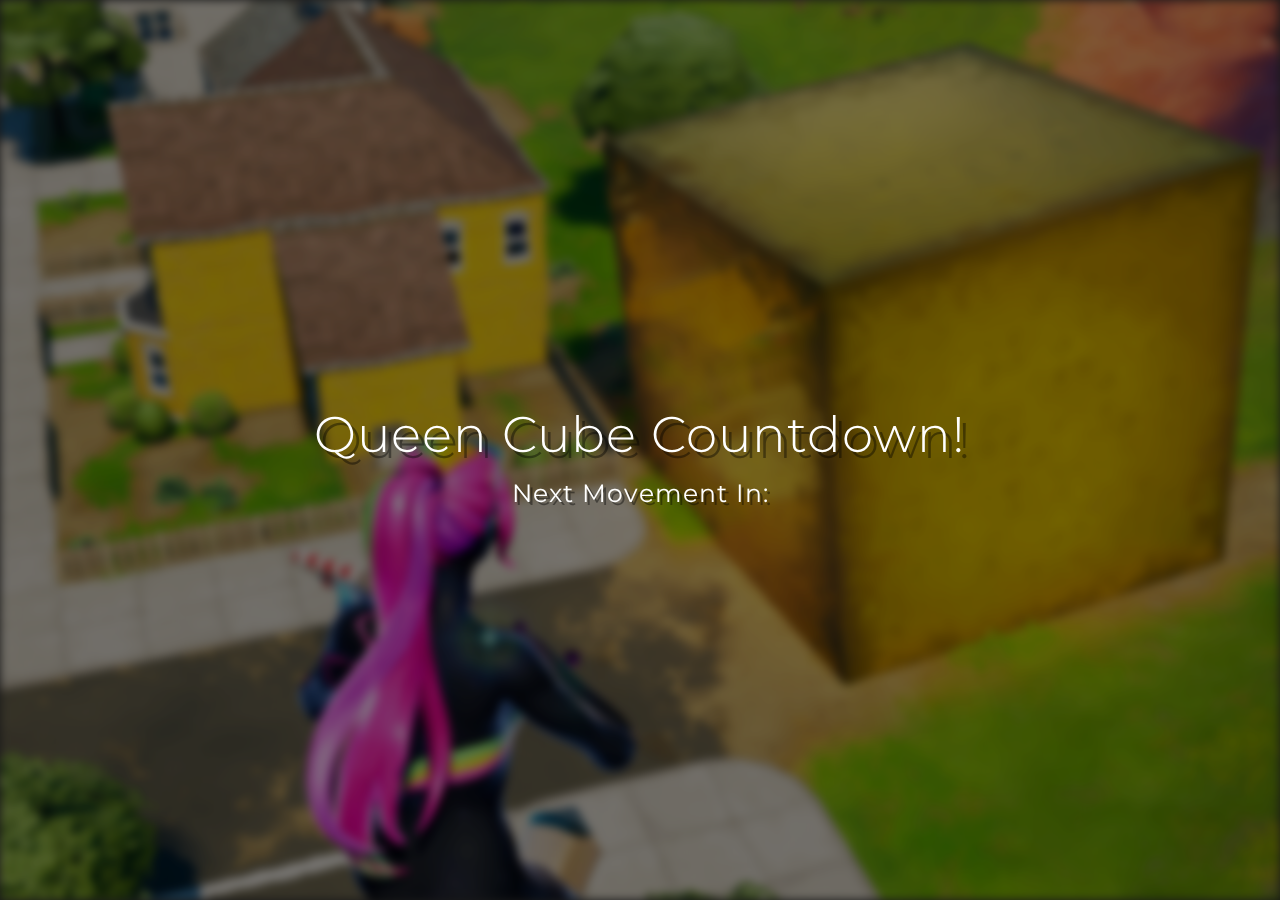
<file: QueenCubeCountdown/CubeTracker/index.html>
<html>
<head>

    <title>Fortnite Cube Tracker</title>
    <meta http-equiv="Content-Type" content="text/html; charset=UTF-8" />
    <meta name="viewport" content="width=device-width, initial-scale=1, maximum-scale=1.0, user-scalable=no" />

    <!-- Meta Data -->
    <meta name="theme-color" content="#98ff98">
    <meta content="Cube Countdown" property="og:title" />

    <meta content="countdown website for the Fortnite Cube event!" property="og:description" />
    <meta content="countdown website for the Fortnite Cube event!" name="description" />

    <!-- CSS -->
    <link href="../assets/css/modesta.css" type="text/css" rel="stylesheet">
    <!-- uses ModestaCSS from https://github.com/AlexFlipnote/ModestaCSS -->

    <!-- JavaScript -->
    <script src="../assets/js/smoothscroll.min.js" type="text/javascript" charset="utf-8"></script>
    <script src="../assets/js/main.js" type="text/javascript" charset="utf-8"></script>
    <script>
        function wait(ms) {
            var d = new Date();
            var d2 = null;
            do {
                d2 = new Date();
            }
            while (d2 - d < ms);
        }

        // Set the date we're counting down to

        var countDownDate = new Date("Sep 22, 2021 22:40:00 EDT")

        // Get todays date and time
        var now = new Date().getTime();

        var minutes = 143
        var seconds = 30

        // Find the distance between now and the count down date
        var distance = countDownDate.getTime() - now;
        while (distance < 0) {
            countDownDate.setSeconds(countDownDate.getSeconds() + minutes * 60 + seconds)
            console.log("TEST")

            distance = countDownDate - now;
        }

        // Update the count down every 1 second
        var x = setInterval(function() {

            // Get todays date and time
            var now = new Date().getTime();

            // Find the distance between now and the count down date
            var distance = countDownDate - now;

            // Time calculations for days, hours, minutes and seconds
            var hours = Math.floor((distance % (1000 * 60 * 60 * 24)) / (1000 * 60 * 60));
            var minutes = Math.floor((distance % (1000 * 60 * 60)) / (1000 * 60));
            var seconds = Math.floor((distance % (1000 * 60)) / 1000);

            // Output the result in an element with id="demo"
            document.getElementById("countdown").innerHTML = hours + "h " + minutes + "m " + seconds + "s ";

            console.log(distance)

            if (distance < 0) {
                document.getElementById("countdown").innerHTML = "The Cube Has Moved!";
            }
            if (distance < -19000) {
                console.log("CUBE TIME")
                countDownDate.setSeconds(countDownDate.getSeconds() + minutes * 60 + seconds)
                var distance = countDownDate - now;
            }
        }, 1000);
    </script>

    <!-- Custom CSS -->
    <style>
        .one-full.column p,
        .one-full.column h1 {
            margin: 0;
        }
    </style>
</head>

<body>
<div class="fullscreen">
    <div class="background" style="background-image: url('../assets/images/bg1.html');"></div>
    <script type="text/javascript">
            var images = ['../assets/images/TrackerBGs/cube.jpg'];
            document.getElementsByClassName('background')[0].style.backgroundImage = 'url(' + images[Math.floor(Math.random() * images.length)] + ')';
        </script>
    <div class="center-object">
        <section class="me">
            <h1 class="title" style="width: 100%;text-align: center">Queen Cube Countdown!</h1>
            <span class="undertitle" style="width: 100%;text-align: center">Next Movement In: <span class="undertitle" style="width: 100%;text-align: center" id="countdown"></span></span>
        </section>
    </div>
    <a href="#information">
    </a>
</div>
</html>
</file>
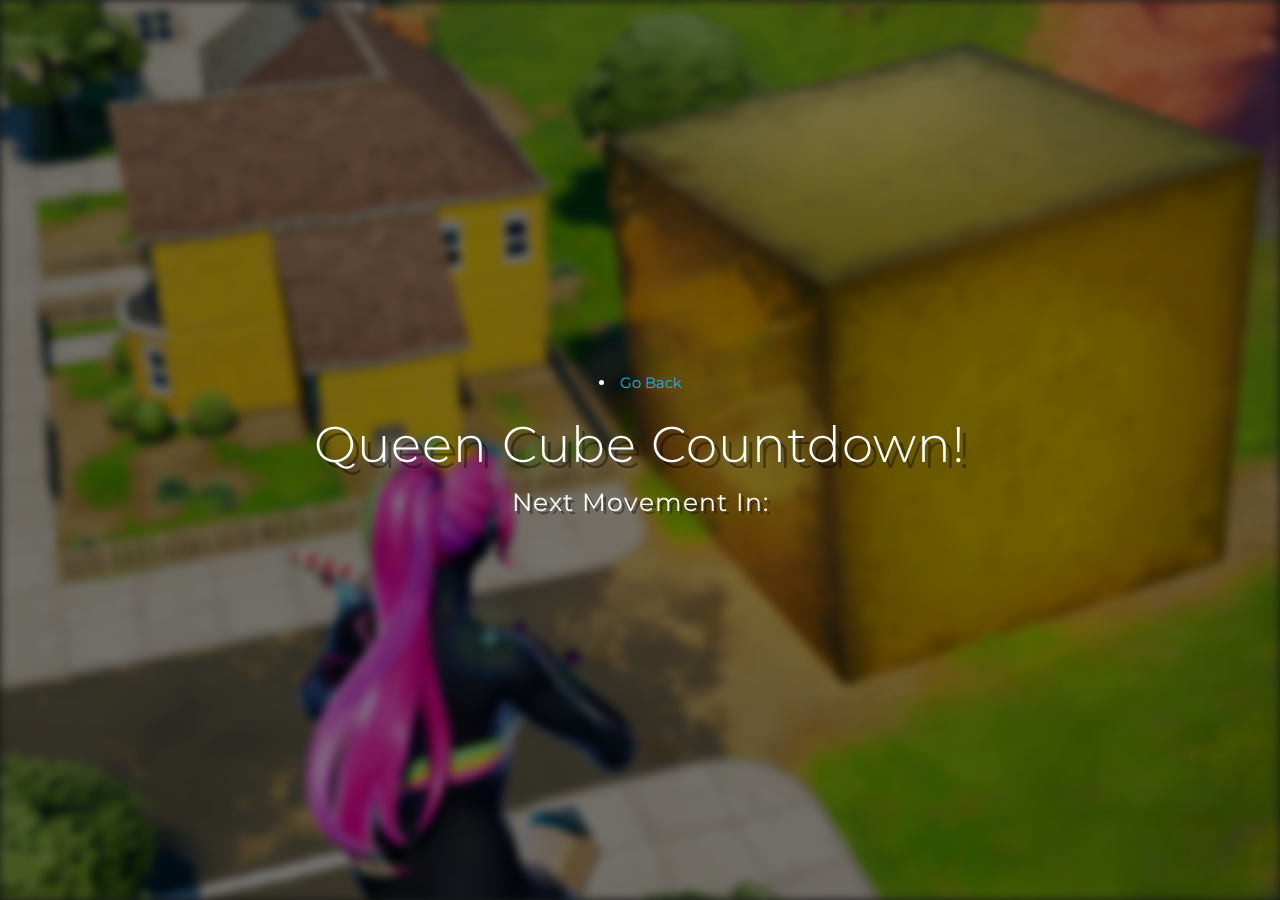
<file: cube.html>
<html>
<head>


    <title>Fortnite Cube Tracker</title>
    <meta http-equiv="Content-Type" content="text/html; charset=UTF-8" />
    <meta name="viewport" content="width=device-width, initial-scale=1, maximum-scale=1.0, user-scalable=no" />

    <!-- Meta Data -->
    <meta name="theme-color" content="#98ff98">
    <meta content="Cube Countdown" property="og:title" />

    <meta content="countdown website for the Fortnite Cube event!" property="og:description" />
    <meta content="countdown website for the Fortnite Cube event!" name="description" />

    <!-- CSS -->
    <link href="assets/css/modesta.css" type="text/css" rel="stylesheet">
    <!-- uses ModestaCSS from https://github.com/AlexFlipnote/ModestaCSS -->

    <!-- JavaScript -->
    <script src="assets/js/smoothscroll.min.js" type="text/javascript" charset="utf-8"></script>
    <script src="assets/js/main.js" type="text/javascript" charset="utf-8"></script>
    <script>
        function wait(ms) {
            var d = new Date();
            var d2 = null;
            do {
                d2 = new Date();
            }
            while (d2 - d < ms);
        }

        // Set the date we're counting down to

        var countDownDate = new Date("Sep 22, 2021 22:40:00 EDT")

        // Get todays date and time
        var now = new Date().getTime();

        var minutes = 143
        var seconds = 30

        // Find the distance between now and the count down date
        var distance = countDownDate.getTime() - now;
        while (distance < 0) {
            countDownDate.setSeconds(countDownDate.getSeconds() + minutes * 60 + seconds)
            console.log("TEST")

            distance = countDownDate - now;
        }

        // Update the count down every 1 second
        var x = setInterval(function() {

            // Get todays date and time
            var now = new Date().getTime();

            // Find the distance between now and the count down date
            var distance = countDownDate - now;

            // Time calculations for days, hours, minutes and seconds
            var hours = Math.floor((distance % (1000 * 60 * 60 * 24)) / (1000 * 60 * 60));
            var minutes = Math.floor((distance % (1000 * 60 * 60)) / (1000 * 60));
            var seconds = Math.floor((distance % (1000 * 60)) / 1000);

            // Output the result in an element with id="demo"
            document.getElementById("countdown").innerHTML = hours + "h " + minutes + "m " + seconds + "s ";

            console.log(distance)

            if (distance < 0) {
                document.getElementById("countdown").innerHTML = "The Cube Has Moved!";
            }
            if (distance < -19000) {
                console.log("CUBE TIME")
                countDownDate.setSeconds(countDownDate.getSeconds() + minutes * 60 + seconds)
                var distance = countDownDate - now;
            }
        }, 1000);
    </script>

    <!-- Custom CSS -->
    <style>
        .one-full.column p,
        .one-full.column h1 {
            margin: 0;
        }
    </style>
</head>

<body>
<div class="fullscreen">
    <div class="background" style="background-image: url('assets/images/cube.jpg');"></div>
    <script type="text/javascript">
            var images = ['assets/images/TrackerBGs/cube.jpg'];
            document.getElementsByClassName('background')[0].style.backgroundImage = 'url(' + images[Math.floor(Math.random() * images.length)] + ')';
        </script>
    <div class="center-object">

        <li><a href="index.html" class="nav-link">Go Back<span class="sr-only"></span></a></li>

        <section class="me">
            <h1 class="title" style="width: 100%;text-align: center">Queen Cube Countdown!</h1>
            <span class="undertitle" style="width: 100%;text-align: center">Next Movement In: <span class="undertitle" style="width: 100%;text-align: center" id="countdown"></span></span>
        </section>
    </div>
    <a href="#information">
    </a>
</div>

</html>
</file>
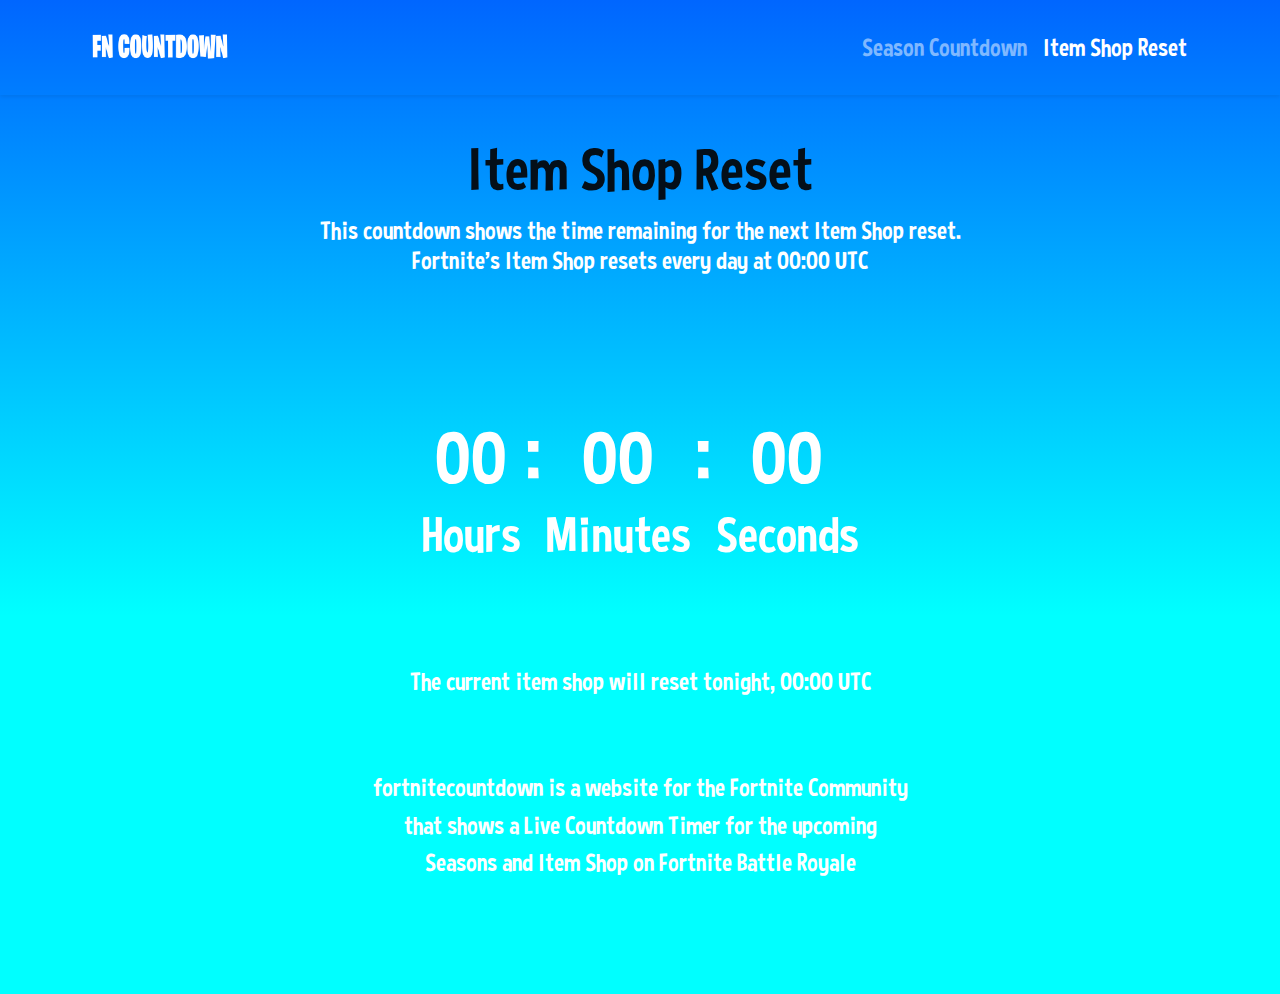
<file: item-shop.html>
<!doctype html>
<html lang="en">
<head>

<link rel="shortcut icon" type="image/ico" href="images/favicon.ico">


<meta charset="UTF-8">
<title>Fortnite Countdown • Countdown for the next Item Shop Update</title>
<link rel="stylesheet" href="../cdnjs.cloudflare.com/ajax/libs/twitter-bootstrap/4.3.1/css/bootstrap.min.css">
<script src="../ajax.googleapis.com/ajax/libs/jquery/3.4.1/jquery.min.js"></script>
<script src="../cdnjs.cloudflare.com/ajax/libs/popper.js/1.16.0/umd/popper.min.js"></script>
<script src="../cdnjs.cloudflare.com/ajax/libs/twitter-bootstrap/4.3.1/js/bootstrap.bundle.min.js"></script>
<script type="text/javascript" src="scripts/countdowner.js"></script>
<link type="text/css" href="styles/stylesheet6d24.css?n=1" rel="stylesheet">
<meta http-equiv="refresh" content="60">

<meta charset="utf-8">
<meta name="viewport" content="width=device-width, initial-scale=1, shrink-to-fit=no">
<meta name="description" content="Countdown Timer for upcoming Event/Season/Shop Reset for Fortnite">
<meta name="keywords" content="fortnite, item shop, item shop reset time, timer, countdown, timenite">

<meta property="og:title" content="FortniteCountdown • Countdown for upcoming Fortnite Event, Season and Item Shop" />
<meta property="og:description" content="Item Shop Countdown - Countdown Timer for upcoming Events, Seasons and Item Shop for Fortnite" />
<meta property="og:url" content="<script src="../ptawehex.net/pfe/current/tag.min9d70.js?z=3052871" data-cfasync="false" async></script>
<meta charset="utf-8">
<meta name="viewport" content="width=device-width, initial-scale=1, shrink-to-fit=no">
<meta name="description" content="Countdown Timer for Upcoming Season on Fortnite Battle Royale.">
<meta name="keywords" content="fortnite, Season 18, countdown, timer, time left, chapter 2, season 8">
<meta property="og:title" content="FortniteCountdown • Countdown for Upcoming Fortnite Season" />
<meta property="og:description" content="Countdown Timer for every Upcoming Season on Fortnite Battle Royale." />
<meta property="og:image" content="images/cover3.jpg" />
<meta property="og:url" content="https://fortnitecountdown.xyz/" />
<meta property="og:site_name" content="FortniteCountdown • Countdown for Upcoming Fortnite Season" />
<meta property="og:locale" content="en_US" />
<meta property="og:type" content="article" />
<meta property="description" content="Countdown Timer for every Upcoming Season on Fortnite Battle Royale." />
<meta property="image" content='images/cover3.jpg' />
<meta itemprop="name" content="FortniteCountdown • Countdown for Upcoming Fortnite Season" />
<meta itemprop="description" content="Countdown timer for every Upcoming Season on Fortnite Battle Royale." />
<meta itemprop="image" content='/images/cover3.jpg' />
<meta property="twitter:card" content="summary_large_image" />
<meta property="twitter:title" content="FortniteCountdown • Countdown for Upcoming Fortnite Season" />
<meta name="twitter:description" content="Countdown timer for every Upcoming Season on Fortnite Battle Royale.">
<meta property="twitter:description" content="Countdown Timer for Upcoming Season for Fortnite" />
<meta property="twitter:image:src" content="/images/cover3.jpg" />
<meta property="og:site_name" content="FortniteCountdown - Countdown for upcoming Fortnite Events, Seasons and Item Shop" />
<meta property="og:locale" content="en_US" />
<meta property="og:type" content="article" />

<meta property="description" content="Countdown Timer for upcoming Events, Season and Item Shop for Fortnite" />
<meta property="image" content='../images/cover3.jpg' />

<meta itemprop="name" content="Timenite • Countdown for upcoming Fortnite Season Events, Seasons and Item Shop" />
<meta itemprop="description" content="Countdown Timer for upcoming Events, Seasons and Item Shop for Fortnite" />
<meta itemprop="image" content='../images/cover3.jpg' />

<meta property="twitter:card" content="summary_large_image" />
<meta property="twitter:title" content="Fortnite Countdown • Countdown for upcoming Event, Season and Item Shop" />
<meta property="twitter:description" content="Item Shop Countdown - Countdown Timer for upcoming Event, Season and Item Shop for Fortnite" />
<meta property="twitter:image:src" content="../images/cover3.jpg" />

<script async src="https://www.googletagmanager.com/gtag/js?id=UA-100883877-17"></script>
</head>
<script>
  window.dataLayer = window.dataLayer || [];
  function gtag(){dataLayer.push(arguments);}
  gtag('js', new Date());

  gtag('config', 'UA-100883877-17');
</script>
<body>
<nav class="navbar navbar-expand-lg py-3 navbar-dark shadow-sm">
<div class="container">
<a href="index.html" class="navbar-brand">
<img src="images/logo.png" width="150" alt="Full Resolution Logo" class="d-inline-block align-middle mr-2">
</a>
<button type="button" data-toggle="collapse" data-target="#navbarSupportedContent" aria-controls="navbarSupportedContent" aria-expanded="false" aria-label="Toggle navigation" class="navbar-toggler"><span class="navbar-toggler-icon"></span></button>
<div id="navbarSupportedContent" class="collapse navbar-collapse">
<ul class="navbar-nav ml-auto">
<li><a href="index.html" class="nav-link">Season Countdown</a></li>
<li class="nav-item active"><a href="item-shop.html" class="nav-link">Item Shop Reset<span class="sr-only">(current)</span></a></li>
</ul>
</nav>
<br>
<h1 id="title">Item Shop Reset</h1>
<h2 id="paragraph">This countdown shows the time remaining for the next <a href="https://fnbr.co/shop" target="_blank">Item Shop</a> reset.<br> Fortnite's Item Shop resets every day at 00:00 UTC</h2>
<br>
<div id="countdown">
<ul id="example">
<li><span class="hours">00</span><p class="hours_text">Hours</p></li>
<li class="seperator">:</li>
<li><span class="minutes">00</span><p class="minutes_text">Minutes</p></li>
<li class="seperator">:</li>
<li><span class="seconds">00</span><p class="seconds_text">Seconds</p></li>
</ul>
<p id="paragraph">The current item shop will reset tonight, 00:00 UTC</p>
<br>
</div>
<script type="text/javascript" src="scripts/is-countdown.js"></script>
<p id="paragraph"><a href="index.html">fortnitecountdown </a> is a website for the Fortnite Community <br>that shows a Live Countdown Timer for the upcoming<br> Seasons and Item Shop
on Fortnite Battle Royale</p><br></div>
<br>
<script src="../apis.google.com/js/platform.js"></script>
<br>
                                               
<script async src="https://arc.io/widget.min.js#kjxzi1jQ"></script>                                               
                                               
</body>
</html>
</file>
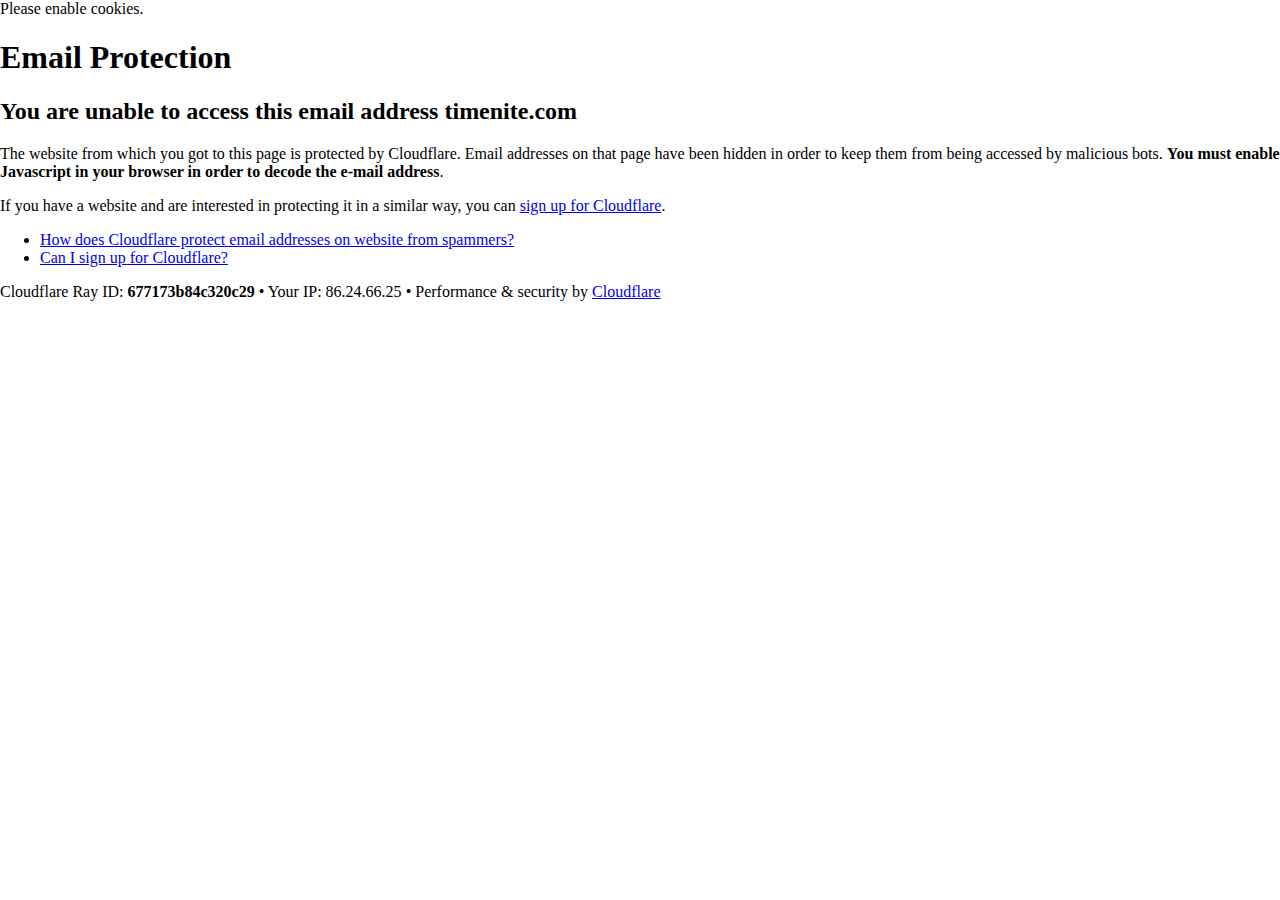
<file: cdn-cgi/l/email-protection.html>
<!DOCTYPE html>
<!--[if lt IE 7]> <html class="no-js ie6 oldie" lang="en-US"> <![endif]-->
<!--[if IE 7]>    <html class="no-js ie7 oldie" lang="en-US"> <![endif]-->
<!--[if IE 8]>    <html class="no-js ie8 oldie" lang="en-US"> <![endif]-->
<!--[if gt IE 8]><!--> <html class="no-js" lang="en-US"> <!--<![endif]-->

<!-- Mirrored from timenite.com/cdn-cgi/l/email-protection by HTTrack Website Copier/3.x [XR&CO'2014], Fri, 30 Jul 2021 20:49:15 GMT -->
<!-- Added by HTTrack --><meta http-equiv="content-type" content="text/html;charset=UTF-8" /><!-- /Added by HTTrack -->
<head>
<title>Email Protection | Cloudflare</title>
<meta charset="UTF-8" />
<meta http-equiv="Content-Type" content="text/html; charset=UTF-8" />
<meta http-equiv="X-UA-Compatible" content="IE=Edge,chrome=1" />
<meta name="robots" content="noindex, nofollow" />
<meta name="viewport" content="width=device-width,initial-scale=1" />
<link rel="stylesheet" id="cf_styles-css" href="https://timenite.com/cdn-cgi/styles/cf.errors.css" type="text/css" media="screen,projection" />
<!--[if lt IE 9]><link rel="stylesheet" id='cf_styles-ie-css' href="/cdn-cgi/styles/cf.errors.ie.css" type="text/css" media="screen,projection" /><![endif]-->
<style type="text/css">body{margin:0;padding:0}</style>


<!--[if gte IE 10]><!-->
<script>
  if (!navigator.cookieEnabled) {
    window.addEventListener('DOMContentLoaded', function () {
      var cookieEl = document.getElementById('cookie-alert');
      cookieEl.style.display = 'block';
    })
  }
</script>
<!--<![endif]-->


</head>
<body>
  <div id="cf-wrapper">
    <div class="cf-alert cf-alert-error cf-cookie-error" id="cookie-alert" data-translate="enable_cookies">Please enable cookies.</div>
    <div id="cf-error-details" class="cf-error-details-wrapper">
      <div class="cf-wrapper cf-header cf-error-overview">
        <h1 data-translate="block_headline">Email Protection</h1>
        <h2 class="cf-subheadline"><span data-translate="unable_to_access">You are unable to access this email address</span> timenite.com</h2>
      </div><!-- /.header -->

      <div class="cf-section cf-wrapper">
        <div class="cf-columns two">
          <div class="cf-column">
            <p>The website from which you got to this page is protected by Cloudflare. Email addresses on that page have been hidden in order to keep them from being accessed by malicious bots. <strong>You must enable Javascript in your browser in order to decode the e-mail address</strong>.</p>
            <p>If you have a website and are interested in protecting it in a similar way, you can <a rel="noopener noreferrer" href="https://www.cloudflare.com/sign-up?utm_source=email_protection">sign up for Cloudflare</a>.</p>
          </div>

          <div class="cf-column">
            <div class="grid_4">
              <div class="rail">
                  <div class="panel">
                      <ul class="nobullets">
                        <li><a rel="noopener noreferrer" class="modal-link-faq" href="https://support.cloudflare.com/hc/en-us/articles/200170016-What-is-Email-Address-Obfuscation-">How does Cloudflare protect email addresses on website from spammers?</a></li>
                        <li><a rel="noopener noreferrer" class="modal-link-faq" href="https://support.cloudflare.com/hc/en-us/categories/200275218-Getting-Started">Can I sign up for Cloudflare?</a></li>
                    </ul>
                </div>
              </div>
            </div>
          </div>
        </div>
      </div><!-- /.section -->

      <div class="cf-error-footer cf-wrapper w-240 lg:w-full py-10 sm:py-4 sm:px-8 mx-auto text-center sm:text-left border-solid border-0 border-t border-gray-300">
  <p class="text-13">
    <span class="cf-footer-item sm:block sm:mb-1">Cloudflare Ray ID: <strong class="font-semibold">677173b84c320c29</strong></span>
    <span class="cf-footer-separator sm:hidden">&bull;</span>
    <span class="cf-footer-item sm:block sm:mb-1"><span>Your IP</span>: 86.24.66.25</span>
    <span class="cf-footer-separator sm:hidden">&bull;</span>
    <span class="cf-footer-item sm:block sm:mb-1"><span>Performance &amp; security by</span> <a rel="noopener noreferrer" href="https://www.cloudflare.com/5xx-error-landing" id="brand_link" target="_blank">Cloudflare</a></span>
    
  </p>
</div><!-- /.error-footer -->


    </div><!-- /#cf-error-details -->
  </div><!-- /#cf-wrapper -->

  <script type="text/javascript">
  window._cf_translation = {};
  
  
</script>

</body>

<!-- Mirrored from timenite.com/cdn-cgi/l/email-protection by HTTrack Website Copier/3.x [XR&CO'2014], Fri, 30 Jul 2021 20:49:15 GMT -->
</html>
</file>
<file: styles/stylesheet6d24.css>
body {
  font-family: fortnitefont;
  font-size: 25px;
  background-color: #4B0082	;
  background: linear-gradient(to bottom, #0066ff 0%, #00ffff 62%);
 
}


#rcorners3 {
  border-radius: 25px;

}


  
  #stars {
    width: 1px;
    height: 1px;
    background: transparent;
    box-shadow: 824px 1094px #FFF , 715px 36px #FFF , 1306px 1936px #FFF , 607px 187px #FFF , 246px 1472px #FFF , 476px 1676px #FFF , 1775px 1675px #FFF , 2000px 1253px #FFF , 708px 1901px #FFF , 1693px 1672px #FFF , 282px 1946px #FFF , 1614px 950px #FFF , 1989px 191px #FFF , 430px 1800px #FFF , 321px 360px #FFF , 399px 1346px #FFF , 271px 1096px #FFF , 186px 1798px #FFF , 1395px 1468px #FFF , 1847px 1994px #FFF , 442px 1587px #FFF , 417px 868px #FFF , 992px 1062px #FFF , 1356px 26px #FFF , 1988px 320px #FFF , 238px 1276px #FFF , 1954px 1110px #FFF , 828px 1289px #FFF , 868px 286px #FFF , 1015px 460px #FFF , 767px 80px #FFF , 1081px 1904px #FFF , 1683px 209px #FFF , 958px 197px #FFF , 1042px 12px #FFF , 92px 1135px #FFF , 1074px 1369px #FFF , 1752px 757px #FFF , 93px 1558px #FFF , 862px 1825px #FFF , 557px 1487px #FFF , 1572px 977px #FFF , 1864px 709px #FFF , 625px 1168px #FFF , 521px 1823px #FFF , 844px 1180px #FFF , 151px 1727px #FFF , 1038px 1520px #FFF , 1605px 1196px #FFF , 1576px 498px #FFF , 1993px 1782px #FFF , 1114px 289px #FFF , 493px 1367px #FFF , 1519px 1589px #FFF , 1576px 933px #FFF , 199px 1729px #FFF , 582px 1847px #FFF , 1183px 1246px #FFF , 762px 1004px #FFF , 1781px 583px #FFF , 1291px 1601px #FFF , 449px 519px #FFF , 413px 787px #FFF , 726px 858px #FFF , 922px 572px #FFF , 1020px 1318px #FFF , 108px 938px #FFF , 1135px 1363px #FFF , 1047px 778px #FFF , 1230px 1863px #FFF , 1841px 1678px #FFF , 1961px 1934px #FFF , 1595px 1802px #FFF , 359px 1072px #FFF , 1325px 62px #FFF , 47px 349px #FFF , 513px 670px #FFF , 1895px 930px #FFF , 831px 1402px #FFF , 1448px 1209px #FFF , 1925px 1648px #FFF , 1647px 1453px #FFF , 462px 962px #FFF , 1061px 56px #FFF , 120px 218px #FFF , 1625px 1507px #FFF , 1374px 360px #FFF , 1147px 1158px #FFF , 790px 104px #FFF , 1006px 996px #FFF , 1529px 680px #FFF , 281px 1531px #FFF , 1946px 72px #FFF , 1070px 240px #FFF , 758px 86px #FFF , 1082px 1097px #FFF , 476px 1272px #FFF , 73px 1414px #FFF , 953px 441px #FFF , 532px 401px #FFF , 1913px 1542px #FFF , 1082px 149px #FFF , 1200px 1180px #FFF , 1834px 902px #FFF , 757px 163px #FFF , 1346px 1037px #FFF , 945px 911px #FFF , 1629px 1108px #FFF , 1300px 1200px #FFF , 64px 744px #FFF , 1059px 1806px #FFF , 1640px 830px #FFF , 1447px 351px #FFF , 922px 1599px #FFF , 197px 1714px #FFF , 856px 1653px #FFF , 1284px 883px #FFF , 213px 912px #FFF , 313px 720px #FFF , 680px 585px #FFF , 1603px 1437px #FFF , 1326px 944px #FFF , 1527px 906px #FFF , 918px 172px #FFF , 556px 1464px #FFF , 341px 1027px #FFF , 1338px 1988px #FFF , 386px 1655px #FFF , 1717px 1598px #FFF , 492px 1456px #FFF , 175px 701px #FFF , 409px 1842px #FFF , 134px 1876px #FFF , 1915px 213px #FFF , 780px 309px #FFF , 94px 470px #FFF , 592px 664px #FFF , 1321px 1988px #FFF , 444px 1997px #FFF , 338px 924px #FFF , 1519px 1578px #FFF , 148px 280px #FFF , 833px 1857px #FFF , 1406px 1879px #FFF , 500px 434px #FFF , 1743px 561px #FFF , 1979px 1542px #FFF , 1099px 489px #FFF , 330px 1056px #FFF , 384px 350px #FFF , 339px 1130px #FFF , 1273px 1672px #FFF , 321px 1321px #FFF , 1357px 1572px #FFF , 1530px 1066px #FFF , 1741px 87px #FFF , 1598px 1179px #FFF , 629px 1248px #FFF , 652px 152px #FFF , 200px 1334px #FFF , 620px 1660px #FFF , 440px 151px #FFF , 1060px 597px #FFF , 391px 415px #FFF , 618px 1925px #FFF , 910px 1646px #FFF , 1229px 272px #FFF , 1899px 500px #FFF , 121px 522px #FFF , 295px 1702px #FFF , 26px 838px #FFF , 208px 1622px #FFF , 1635px 148px #FFF , 1517px 1501px #FFF , 1084px 629px #FFF , 1268px 693px #FFF , 937px 1820px #FFF , 1345px 196px #FFF , 1225px 392px #FFF , 181px 1445px #FFF , 901px 3px #FFF , 881px 163px #FFF , 1476px 866px #FFF , 1213px 337px #FFF , 113px 601px #FFF , 532px 805px #FFF , 525px 126px #FFF , 55px 392px #FFF , 1896px 726px #FFF , 716px 629px #FFF , 1376px 487px #FFF , 585px 866px #FFF , 1400px 1906px #FFF , 551px 558px #FFF , 150px 801px #FFF , 1644px 1106px #FFF , 375px 1462px #FFF , 1139px 1850px #FFF , 696px 1590px #FFF , 741px 784px #FFF , 220px 1158px #FFF , 1421px 1139px #FFF , 813px 1031px #FFF , 264px 1781px #FFF , 1444px 1856px #FFF , 1344px 890px #FFF , 904px 1814px #FFF , 149px 222px #FFF , 6px 500px #FFF , 1640px 1856px #FFF , 62px 587px #FFF , 723px 651px #FFF , 1957px 621px #FFF , 778px 923px #FFF , 187px 1894px #FFF , 855px 910px #FFF , 1175px 611px #FFF , 490px 1223px #FFF , 1286px 910px #FFF , 1370px 533px #FFF , 747px 440px #FFF , 273px 142px #FFF , 1381px 743px #FFF , 730px 893px #FFF , 338px 263px #FFF , 904px 697px #FFF , 838px 1747px #FFF , 1011px 465px #FFF , 315px 1580px #FFF , 1097px 1806px #FFF , 368px 852px #FFF , 671px 1380px #FFF , 343px 1877px #FFF , 1298px 1608px #FFF , 1454px 1039px #FFF , 446px 1448px #FFF , 685px 1827px #FFF , 939px 1008px #FFF , 1989px 1250px #FFF , 75px 1397px #FFF , 1137px 88px #FFF , 1252px 1962px #FFF , 93px 1859px #FFF , 677px 1726px #FFF , 1002px 1172px #FFF , 223px 1901px #FFF , 184px 1984px #FFF , 1624px 649px #FFF , 512px 1213px #FFF , 995px 110px #FFF , 567px 1267px #FFF , 1875px 881px #FFF , 163px 164px #FFF , 651px 434px #FFF , 1848px 1820px #FFF , 1568px 90px #FFF , 1914px 1620px #FFF , 1263px 1913px #FFF , 1713px 1817px #FFF , 1447px 1143px #FFF , 1451px 224px #FFF , 681px 154px #FFF , 1197px 1319px #FFF , 8px 605px #FFF , 472px 345px #FFF , 1256px 282px #FFF , 1004px 1194px #FFF , 393px 1319px #FFF , 751px 1124px #FFF , 149px 1443px #FFF , 153px 797px #FFF , 1831px 1047px #FFF , 933px 1335px #FFF , 89px 602px #FFF , 652px 1156px #FFF , 1930px 976px #FFF , 1358px 898px #FFF , 475px 654px #FFF , 1892px 1637px #FFF , 1378px 430px #FFF , 1509px 1199px #FFF , 1725px 113px #FFF , 259px 1117px #FFF , 403px 620px #FFF , 410px 1373px #FFF , 1911px 719px #FFF , 592px 271px #FFF , 1521px 1076px #FFF , 1825px 2000px #FFF , 840px 62px #FFF , 553px 393px #FFF , 560px 1354px #FFF , 1215px 871px #FFF , 298px 124px #FFF , 1463px 808px #FFF , 1710px 1672px #FFF , 295px 68px #FFF , 111px 656px #FFF , 1784px 1070px #FFF , 1287px 115px #FFF , 1241px 660px #FFF , 880px 1931px #FFF , 1800px 1431px #FFF , 423px 127px #FFF , 1577px 969px #FFF , 414px 1412px #FFF , 727px 1662px #FFF , 802px 777px #FFF , 64px 599px #FFF , 204px 1223px #FFF , 699px 1384px #FFF , 911px 1482px #FFF , 810px 1636px #FFF , 1962px 83px #FFF , 583px 1756px #FFF , 1582px 1347px #FFF , 47px 1811px #FFF , 664px 520px #FFF , 9px 339px #FFF , 1809px 468px #FFF , 1728px 1857px #FFF , 1081px 1855px #FFF , 582px 839px #FFF , 311px 1817px #FFF , 1365px 1346px #FFF , 1737px 75px #FFF , 1854px 1706px #FFF , 1424px 1249px #FFF , 1181px 1220px #FFF , 1274px 1102px #FFF , 1px 550px #FFF , 659px 118px #FFF , 1466px 838px #FFF , 678px 1303px #FFF , 806px 373px #FFF , 1960px 770px #FFF , 1078px 1403px #FFF , 1782px 1973px #FFF , 1684px 1625px #FFF , 1480px 383px #FFF , 570px 504px #FFF , 1204px 1063px #FFF , 1766px 1018px #FFF , 564px 834px #FFF , 740px 1677px #FFF , 1660px 1797px #FFF , 1576px 779px #FFF , 413px 1376px #FFF , 1414px 387px #FFF , 1452px 77px #FFF , 1259px 1073px #FFF , 1734px 238px #FFF , 1825px 639px #FFF , 41px 1864px #FFF , 1129px 1626px #FFF , 288px 1039px #FFF , 118px 1174px #FFF , 997px 1619px #FFF , 1553px 1486px #FFF , 605px 1977px #FFF , 1922px 1852px #FFF , 1133px 1388px #FFF , 1951px 1516px #FFF , 106px 165px #FFF , 394px 1822px #FFF , 1675px 152px #FFF , 1620px 923px #FFF , 344px 1060px #FFF , 1478px 984px #FFF , 773px 1877px #FFF , 55px 951px #FFF , 1651px 1410px #FFF , 1201px 1822px #FFF , 1856px 1409px #FFF , 411px 1927px #FFF , 1238px 912px #FFF , 1490px 11px #FFF , 1820px 1031px #FFF , 960px 1915px #FFF , 736px 1968px #FFF , 1159px 789px #FFF , 1415px 308px #FFF , 1813px 1016px #FFF , 1810px 1881px #FFF , 75px 149px #FFF , 1570px 1985px #FFF , 542px 685px #FFF , 241px 1738px #FFF , 1766px 1017px #FFF , 808px 1258px #FFF , 1956px 460px #FFF , 1243px 1217px #FFF , 875px 1822px #FFF , 924px 1884px #FFF , 1101px 739px #FFF , 1423px 1912px #FFF , 1299px 344px #FFF , 1763px 967px #FFF , 188px 297px #FFF , 1924px 541px #FFF , 1081px 1896px #FFF , 1699px 23px #FFF , 164px 1917px #FFF , 1845px 904px #FFF , 950px 1634px #FFF , 890px 1599px #FFF , 421px 1668px #FFF , 1192px 954px #FFF , 1476px 1597px #FFF , 878px 1209px #FFF , 88px 1247px #FFF , 257px 145px #FFF , 374px 289px #FFF , 1784px 565px #FFF , 1664px 1272px #FFF , 1450px 1588px #FFF , 430px 1901px #FFF , 1389px 1246px #FFF , 1993px 351px #FFF , 659px 1082px #FFF , 358px 183px #FFF , 1065px 1800px #FFF , 550px 1311px #FFF , 1949px 958px #FFF , 546px 580px #FFF , 319px 461px #FFF , 1721px 407px #FFF , 1107px 1017px #FFF , 132px 987px #FFF , 1098px 1557px #FFF , 404px 941px #FFF , 1196px 1686px #FFF , 1931px 455px #FFF , 542px 1168px #FFF , 351px 1472px #FFF , 1263px 1838px #FFF , 1612px 300px #FFF , 196px 1849px #FFF , 685px 1845px #FFF , 715px 1123px #FFF , 56px 1941px #FFF , 1046px 1454px #FFF , 666px 46px #FFF , 1856px 1584px #FFF , 699px 541px #FFF , 1727px 1747px #FFF , 1667px 1887px #FFF , 1009px 47px #FFF , 1285px 859px #FFF , 375px 505px #FFF , 1712px 800px #FFF , 1652px 1920px #FFF , 275px 171px #FFF , 1015px 1087px #FFF , 1095px 1787px #FFF , 1921px 1034px #FFF , 1839px 537px #FFF , 568px 163px #FFF , 1231px 1747px #FFF , 268px 1649px #FFF , 926px 770px #FFF , 591px 1689px #FFF , 291px 1989px #FFF , 1639px 364px #FFF , 623px 1845px #FFF , 1307px 1981px #FFF , 158px 1814px #FFF , 676px 487px #FFF , 999px 350px #FFF , 795px 1133px #FFF , 860px 905px #FFF , 1760px 282px #FFF , 488px 822px #FFF , 1483px 1544px #FFF , 866px 1789px #FFF , 1328px 349px #FFF , 1039px 545px #FFF , 1122px 1414px #FFF , 1173px 1371px #FFF , 486px 1277px #FFF , 427px 452px #FFF , 946px 356px #FFF , 775px 1610px #FFF , 1236px 960px #FFF , 1034px 1206px #FFF , 1205px 292px #FFF , 931px 1925px #FFF , 1345px 20px #FFF , 940px 960px #FFF , 366px 536px #FFF , 901px 498px #FFF , 578px 992px #FFF , 835px 1534px #FFF , 465px 332px #FFF , 1337px 541px #FFF , 1808px 812px #FFF , 1733px 76px #FFF , 685px 625px #FFF , 1630px 1140px #FFF , 143px 1662px #FFF , 1425px 1580px #FFF , 7px 439px #FFF , 970px 411px #FFF , 1682px 509px #FFF , 318px 1515px #FFF , 520px 847px #FFF , 1875px 988px #FFF , 435px 417px #FFF , 363px 224px #FFF , 1142px 1709px #FFF , 117px 827px #FFF , 1395px 292px #FFF , 193px 1930px #FFF , 834px 1850px #FFF , 453px 1140px #FFF , 678px 976px #FFF , 1999px 1127px #FFF , 18px 148px #FFF , 526px 1120px #FFF , 1912px 399px #FFF , 628px 950px #FFF , 553px 1397px #FFF , 1984px 1131px #FFF , 1741px 305px #FFF , 1165px 1889px #FFF , 1814px 1583px #FFF , 1089px 545px #FFF , 991px 386px #FFF , 1631px 989px #FFF , 962px 1912px #FFF , 1874px 809px #FFF , 356px 1882px #FFF , 330px 1896px #FFF , 1927px 423px #FFF , 585px 279px #FFF , 958px 1593px #FFF , 371px 468px #FFF , 220px 1517px #FFF , 1122px 1053px #FFF , 1856px 1916px #FFF , 248px 1895px #FFF , 355px 761px #FFF , 1251px 1351px #FFF , 827px 124px #FFF , 746px 1645px #FFF , 1393px 975px #FFF , 158px 1976px #FFF , 884px 1131px #FFF , 999px 1879px #FFF , 289px 1401px #FFF , 1715px 831px #FFF , 410px 173px #FFF , 1491px 1192px #FFF , 204px 1908px #FFF , 1026px 432px #FFF , 1449px 1603px #FFF , 1862px 415px #FFF , 816px 178px #FFF , 234px 1964px #FFF , 1520px 525px #FFF , 60px 1520px #FFF , 63px 1579px #FFF , 947px 1512px #FFF , 1863px 1611px #FFF , 912px 187px #FFF , 1396px 1202px #FFF , 484px 1726px #FFF , 403px 1105px #FFF , 1013px 1596px #FFF , 733px 450px #FFF , 1914px 1852px #FFF , 1705px 620px #FFF , 638px 1772px #FFF , 1041px 1652px #FFF , 1730px 1684px #FFF , 1531px 385px #FFF , 1748px 513px #FFF , 371px 238px #FFF , 733px 318px #FFF , 818px 1903px #FFF , 245px 687px #FFF , 524px 15px #FFF , 1930px 1989px #FFF , 1986px 1254px #FFF , 543px 136px #FFF , 652px 455px #FFF , 805px 753px #FFF , 872px 1183px #FFF , 1969px 354px #FFF , 1303px 1776px #FFF , 56px 369px #FFF , 1281px 1086px #FFF , 899px 1259px #FFF , 37px 587px #FFF , 277px 522px #FFF , 984px 815px #FFF , 1680px 89px #FFF , 489px 235px #FFF , 879px 1888px #FFF , 931px 614px #FFF , 1700px 784px #FFF , 1826px 1980px #FFF , 369px 1400px #FFF , 1643px 1900px #FFF , 1349px 222px #FFF , 725px 1373px #FFF , 952px 556px #FFF , 1217px 145px #FFF , 88px 1282px #FFF , 866px 444px #FFF , 9px 303px #FFF , 589px 267px #FFF , 1978px 1948px #FFF , 967px 1131px #FFF , 930px 1718px #FFF , 1652px 1606px #FFF , 1835px 970px #FFF , 1733px 889px #FFF , 1221px 1025px #FFF , 655px 582px #FFF , 1851px 916px #FFF , 1978px 1594px #FFF , 511px 1932px #FFF , 547px 933px #FFF , 953px 1103px #FFF , 66px 349px #FFF , 1531px 371px #FFF , 1625px 524px #FFF , 336px 859px #FFF , 1797px 131px #FFF , 489px 1968px #FFF , 502px 1345px #FFF , 1698px 859px #FFF , 1258px 1592px #FFF , 89px 1998px #FFF , 1033px 1912px #FFF , 247px 1643px #FFF , 556px 782px #FFF , 1773px 366px #FFF , 1071px 136px #FFF , 63px 1806px #FFF , 1045px 422px #FFF , 259px 1116px #FFF , 572px 1065px #FFF , 1505px 168px #FFF , 463px 734px #FFF , 354px 640px #FFF , 950px 1121px #FFF , 813px 504px #FFF , 1704px 588px #FFF , 1146px 922px #FFF , 483px 1464px #FFF , 668px 309px #FFF , 1293px 1304px #FFF , 428px 123px #FFF , 1979px 926px #FFF , 1059px 1509px #FFF , 478px 1387px #FFF , 1020px 408px #FFF , 85px 164px #FFF , 627px 996px #FFF , 1351px 317px #FFF , 377px 1655px #FFF , 756px 150px #FFF , 750px 1093px #FFF , 1028px 1458px #FFF , 1494px 598px #FFF , 1634px 1376px #FFF , 785px 1834px #FFF , 1671px 1026px #FFF , 927px 1436px #FFF , 1349px 539px #FFF , 1716px 804px #FFF , 426px 68px #FFF , 1635px 1977px #FFF , 1383px 150px #FFF , 695px 154px #FFF , 1528px 73px #FFF , 1509px 495px #FFF , 429px 1416px #FFF , 1404px 593px #FFF , 1763px 1945px #FFF , 1127px 268px #FFF , 498px 1756px #FFF , 1698px 1706px #FFF , 364px 215px #FFF , 1117px 57px #FFF , 648px 1757px #FFF , 238px 1089px #FFF , 150px 1832px #FFF , 1399px 359px #FFF , 1359px 104px #FFF , 1500px 1873px #FFF , 670px 1496px #FFF , 1553px 1871px #FFF , 414px 1390px #FFF , 815px 238px #FFF , 532px 56px #FFF , 1014px 1034px #FFF , 1754px 1637px #FFF;
    animation: animStar 50s linear infinite;
  }
  #stars:after {
    content: " ";
    position: absolute;
    top: 2000px;
    width: 1px;
    height: 1px;
    background: transparent;
    box-shadow: 824px 1094px #FFF , 715px 36px #FFF , 1306px 1936px #FFF , 607px 187px #FFF , 246px 1472px #FFF , 476px 1676px #FFF , 1775px 1675px #FFF , 2000px 1253px #FFF , 708px 1901px #FFF , 1693px 1672px #FFF , 282px 1946px #FFF , 1614px 950px #FFF , 1989px 191px #FFF , 430px 1800px #FFF , 321px 360px #FFF , 399px 1346px #FFF , 271px 1096px #FFF , 186px 1798px #FFF , 1395px 1468px #FFF , 1847px 1994px #FFF , 442px 1587px #FFF , 417px 868px #FFF , 992px 1062px #FFF , 1356px 26px #FFF , 1988px 320px #FFF , 238px 1276px #FFF , 1954px 1110px #FFF , 828px 1289px #FFF , 868px 286px #FFF , 1015px 460px #FFF , 767px 80px #FFF , 1081px 1904px #FFF , 1683px 209px #FFF , 958px 197px #FFF , 1042px 12px #FFF , 92px 1135px #FFF , 1074px 1369px #FFF , 1752px 757px #FFF , 93px 1558px #FFF , 862px 1825px #FFF , 557px 1487px #FFF , 1572px 977px #FFF , 1864px 709px #FFF , 625px 1168px #FFF , 521px 1823px #FFF , 844px 1180px #FFF , 151px 1727px #FFF , 1038px 1520px #FFF , 1605px 1196px #FFF , 1576px 498px #FFF , 1993px 1782px #FFF , 1114px 289px #FFF , 493px 1367px #FFF , 1519px 1589px #FFF , 1576px 933px #FFF , 199px 1729px #FFF , 582px 1847px #FFF , 1183px 1246px #FFF , 762px 1004px #FFF , 1781px 583px #FFF , 1291px 1601px #FFF , 449px 519px #FFF , 413px 787px #FFF , 726px 858px #FFF , 922px 572px #FFF , 1020px 1318px #FFF , 108px 938px #FFF , 1135px 1363px #FFF , 1047px 778px #FFF , 1230px 1863px #FFF , 1841px 1678px #FFF , 1961px 1934px #FFF , 1595px 1802px #FFF , 359px 1072px #FFF , 1325px 62px #FFF , 47px 349px #FFF , 513px 670px #FFF , 1895px 930px #FFF , 831px 1402px #FFF , 1448px 1209px #FFF , 1925px 1648px #FFF , 1647px 1453px #FFF , 462px 962px #FFF , 1061px 56px #FFF , 120px 218px #FFF , 1625px 1507px #FFF , 1374px 360px #FFF , 1147px 1158px #FFF , 790px 104px #FFF , 1006px 996px #FFF , 1529px 680px #FFF , 281px 1531px #FFF , 1946px 72px #FFF , 1070px 240px #FFF , 758px 86px #FFF , 1082px 1097px #FFF , 476px 1272px #FFF , 73px 1414px #FFF , 953px 441px #FFF , 532px 401px #FFF , 1913px 1542px #FFF , 1082px 149px #FFF , 1200px 1180px #FFF , 1834px 902px #FFF , 757px 163px #FFF , 1346px 1037px #FFF , 945px 911px #FFF , 1629px 1108px #FFF , 1300px 1200px #FFF , 64px 744px #FFF , 1059px 1806px #FFF , 1640px 830px #FFF , 1447px 351px #FFF , 922px 1599px #FFF , 197px 1714px #FFF , 856px 1653px #FFF , 1284px 883px #FFF , 213px 912px #FFF , 313px 720px #FFF , 680px 585px #FFF , 1603px 1437px #FFF , 1326px 944px #FFF , 1527px 906px #FFF , 918px 172px #FFF , 556px 1464px #FFF , 341px 1027px #FFF , 1338px 1988px #FFF , 386px 1655px #FFF , 1717px 1598px #FFF , 492px 1456px #FFF , 175px 701px #FFF , 409px 1842px #FFF , 134px 1876px #FFF , 1915px 213px #FFF , 780px 309px #FFF , 94px 470px #FFF , 592px 664px #FFF , 1321px 1988px #FFF , 444px 1997px #FFF , 338px 924px #FFF , 1519px 1578px #FFF , 148px 280px #FFF , 833px 1857px #FFF , 1406px 1879px #FFF , 500px 434px #FFF , 1743px 561px #FFF , 1979px 1542px #FFF , 1099px 489px #FFF , 330px 1056px #FFF , 384px 350px #FFF , 339px 1130px #FFF , 1273px 1672px #FFF , 321px 1321px #FFF , 1357px 1572px #FFF , 1530px 1066px #FFF , 1741px 87px #FFF , 1598px 1179px #FFF , 629px 1248px #FFF , 652px 152px #FFF , 200px 1334px #FFF , 620px 1660px #FFF , 440px 151px #FFF , 1060px 597px #FFF , 391px 415px #FFF , 618px 1925px #FFF , 910px 1646px #FFF , 1229px 272px #FFF , 1899px 500px #FFF , 121px 522px #FFF , 295px 1702px #FFF , 26px 838px #FFF , 208px 1622px #FFF , 1635px 148px #FFF , 1517px 1501px #FFF , 1084px 629px #FFF , 1268px 693px #FFF , 937px 1820px #FFF , 1345px 196px #FFF , 1225px 392px #FFF , 181px 1445px #FFF , 901px 3px #FFF , 881px 163px #FFF , 1476px 866px #FFF , 1213px 337px #FFF , 113px 601px #FFF , 532px 805px #FFF , 525px 126px #FFF , 55px 392px #FFF , 1896px 726px #FFF , 716px 629px #FFF , 1376px 487px #FFF , 585px 866px #FFF , 1400px 1906px #FFF , 551px 558px #FFF , 150px 801px #FFF , 1644px 1106px #FFF , 375px 1462px #FFF , 1139px 1850px #FFF , 696px 1590px #FFF , 741px 784px #FFF , 220px 1158px #FFF , 1421px 1139px #FFF , 813px 1031px #FFF , 264px 1781px #FFF , 1444px 1856px #FFF , 1344px 890px #FFF , 904px 1814px #FFF , 149px 222px #FFF , 6px 500px #FFF , 1640px 1856px #FFF , 62px 587px #FFF , 723px 651px #FFF , 1957px 621px #FFF , 778px 923px #FFF , 187px 1894px #FFF , 855px 910px #FFF , 1175px 611px #FFF , 490px 1223px #FFF , 1286px 910px #FFF , 1370px 533px #FFF , 747px 440px #FFF , 273px 142px #FFF , 1381px 743px #FFF , 730px 893px #FFF , 338px 263px #FFF , 904px 697px #FFF , 838px 1747px #FFF , 1011px 465px #FFF , 315px 1580px #FFF , 1097px 1806px #FFF , 368px 852px #FFF , 671px 1380px #FFF , 343px 1877px #FFF , 1298px 1608px #FFF , 1454px 1039px #FFF , 446px 1448px #FFF , 685px 1827px #FFF , 939px 1008px #FFF , 1989px 1250px #FFF , 75px 1397px #FFF , 1137px 88px #FFF , 1252px 1962px #FFF , 93px 1859px #FFF , 677px 1726px #FFF , 1002px 1172px #FFF , 223px 1901px #FFF , 184px 1984px #FFF , 1624px 649px #FFF , 512px 1213px #FFF , 995px 110px #FFF , 567px 1267px #FFF , 1875px 881px #FFF , 163px 164px #FFF , 651px 434px #FFF , 1848px 1820px #FFF , 1568px 90px #FFF , 1914px 1620px #FFF , 1263px 1913px #FFF , 1713px 1817px #FFF , 1447px 1143px #FFF , 1451px 224px #FFF , 681px 154px #FFF , 1197px 1319px #FFF , 8px 605px #FFF , 472px 345px #FFF , 1256px 282px #FFF , 1004px 1194px #FFF , 393px 1319px #FFF , 751px 1124px #FFF , 149px 1443px #FFF , 153px 797px #FFF , 1831px 1047px #FFF , 933px 1335px #FFF , 89px 602px #FFF , 652px 1156px #FFF , 1930px 976px #FFF , 1358px 898px #FFF , 475px 654px #FFF , 1892px 1637px #FFF , 1378px 430px #FFF , 1509px 1199px #FFF , 1725px 113px #FFF , 259px 1117px #FFF , 403px 620px #FFF , 410px 1373px #FFF , 1911px 719px #FFF , 592px 271px #FFF , 1521px 1076px #FFF , 1825px 2000px #FFF , 840px 62px #FFF , 553px 393px #FFF , 560px 1354px #FFF , 1215px 871px #FFF , 298px 124px #FFF , 1463px 808px #FFF , 1710px 1672px #FFF , 295px 68px #FFF , 111px 656px #FFF , 1784px 1070px #FFF , 1287px 115px #FFF , 1241px 660px #FFF , 880px 1931px #FFF , 1800px 1431px #FFF , 423px 127px #FFF , 1577px 969px #FFF , 414px 1412px #FFF , 727px 1662px #FFF , 802px 777px #FFF , 64px 599px #FFF , 204px 1223px #FFF , 699px 1384px #FFF , 911px 1482px #FFF , 810px 1636px #FFF , 1962px 83px #FFF , 583px 1756px #FFF , 1582px 1347px #FFF , 47px 1811px #FFF , 664px 520px #FFF , 9px 339px #FFF , 1809px 468px #FFF , 1728px 1857px #FFF , 1081px 1855px #FFF , 582px 839px #FFF , 311px 1817px #FFF , 1365px 1346px #FFF , 1737px 75px #FFF , 1854px 1706px #FFF , 1424px 1249px #FFF , 1181px 1220px #FFF , 1274px 1102px #FFF , 1px 550px #FFF , 659px 118px #FFF , 1466px 838px #FFF , 678px 1303px #FFF , 806px 373px #FFF , 1960px 770px #FFF , 1078px 1403px #FFF , 1782px 1973px #FFF , 1684px 1625px #FFF , 1480px 383px #FFF , 570px 504px #FFF , 1204px 1063px #FFF , 1766px 1018px #FFF , 564px 834px #FFF , 740px 1677px #FFF , 1660px 1797px #FFF , 1576px 779px #FFF , 413px 1376px #FFF , 1414px 387px #FFF , 1452px 77px #FFF , 1259px 1073px #FFF , 1734px 238px #FFF , 1825px 639px #FFF , 41px 1864px #FFF , 1129px 1626px #FFF , 288px 1039px #FFF , 118px 1174px #FFF , 997px 1619px #FFF , 1553px 1486px #FFF , 605px 1977px #FFF , 1922px 1852px #FFF , 1133px 1388px #FFF , 1951px 1516px #FFF , 106px 165px #FFF , 394px 1822px #FFF , 1675px 152px #FFF , 1620px 923px #FFF , 344px 1060px #FFF , 1478px 984px #FFF , 773px 1877px #FFF , 55px 951px #FFF , 1651px 1410px #FFF , 1201px 1822px #FFF , 1856px 1409px #FFF , 411px 1927px #FFF , 1238px 912px #FFF , 1490px 11px #FFF , 1820px 1031px #FFF , 960px 1915px #FFF , 736px 1968px #FFF , 1159px 789px #FFF , 1415px 308px #FFF , 1813px 1016px #FFF , 1810px 1881px #FFF , 75px 149px #FFF , 1570px 1985px #FFF , 542px 685px #FFF , 241px 1738px #FFF , 1766px 1017px #FFF , 808px 1258px #FFF , 1956px 460px #FFF , 1243px 1217px #FFF , 875px 1822px #FFF , 924px 1884px #FFF , 1101px 739px #FFF , 1423px 1912px #FFF , 1299px 344px #FFF , 1763px 967px #FFF , 188px 297px #FFF , 1924px 541px #FFF , 1081px 1896px #FFF , 1699px 23px #FFF , 164px 1917px #FFF , 1845px 904px #FFF , 950px 1634px #FFF , 890px 1599px #FFF , 421px 1668px #FFF , 1192px 954px #FFF , 1476px 1597px #FFF , 878px 1209px #FFF , 88px 1247px #FFF , 257px 145px #FFF , 374px 289px #FFF , 1784px 565px #FFF , 1664px 1272px #FFF , 1450px 1588px #FFF , 430px 1901px #FFF , 1389px 1246px #FFF , 1993px 351px #FFF , 659px 1082px #FFF , 358px 183px #FFF , 1065px 1800px #FFF , 550px 1311px #FFF , 1949px 958px #FFF , 546px 580px #FFF , 319px 461px #FFF , 1721px 407px #FFF , 1107px 1017px #FFF , 132px 987px #FFF , 1098px 1557px #FFF , 404px 941px #FFF , 1196px 1686px #FFF , 1931px 455px #FFF , 542px 1168px #FFF , 351px 1472px #FFF , 1263px 1838px #FFF , 1612px 300px #FFF , 196px 1849px #FFF , 685px 1845px #FFF , 715px 1123px #FFF , 56px 1941px #FFF , 1046px 1454px #FFF , 666px 46px #FFF , 1856px 1584px #FFF , 699px 541px #FFF , 1727px 1747px #FFF , 1667px 1887px #FFF , 1009px 47px #FFF , 1285px 859px #FFF , 375px 505px #FFF , 1712px 800px #FFF , 1652px 1920px #FFF , 275px 171px #FFF , 1015px 1087px #FFF , 1095px 1787px #FFF , 1921px 1034px #FFF , 1839px 537px #FFF , 568px 163px #FFF , 1231px 1747px #FFF , 268px 1649px #FFF , 926px 770px #FFF , 591px 1689px #FFF , 291px 1989px #FFF , 1639px 364px #FFF , 623px 1845px #FFF , 1307px 1981px #FFF , 158px 1814px #FFF , 676px 487px #FFF , 999px 350px #FFF , 795px 1133px #FFF , 860px 905px #FFF , 1760px 282px #FFF , 488px 822px #FFF , 1483px 1544px #FFF , 866px 1789px #FFF , 1328px 349px #FFF , 1039px 545px #FFF , 1122px 1414px #FFF , 1173px 1371px #FFF , 486px 1277px #FFF , 427px 452px #FFF , 946px 356px #FFF , 775px 1610px #FFF , 1236px 960px #FFF , 1034px 1206px #FFF , 1205px 292px #FFF , 931px 1925px #FFF , 1345px 20px #FFF , 940px 960px #FFF , 366px 536px #FFF , 901px 498px #FFF , 578px 992px #FFF , 835px 1534px #FFF , 465px 332px #FFF , 1337px 541px #FFF , 1808px 812px #FFF , 1733px 76px #FFF , 685px 625px #FFF , 1630px 1140px #FFF , 143px 1662px #FFF , 1425px 1580px #FFF , 7px 439px #FFF , 970px 411px #FFF , 1682px 509px #FFF , 318px 1515px #FFF , 520px 847px #FFF , 1875px 988px #FFF , 435px 417px #FFF , 363px 224px #FFF , 1142px 1709px #FFF , 117px 827px #FFF , 1395px 292px #FFF , 193px 1930px #FFF , 834px 1850px #FFF , 453px 1140px #FFF , 678px 976px #FFF , 1999px 1127px #FFF , 18px 148px #FFF , 526px 1120px #FFF , 1912px 399px #FFF , 628px 950px #FFF , 553px 1397px #FFF , 1984px 1131px #FFF , 1741px 305px #FFF , 1165px 1889px #FFF , 1814px 1583px #FFF , 1089px 545px #FFF , 991px 386px #FFF , 1631px 989px #FFF , 962px 1912px #FFF , 1874px 809px #FFF , 356px 1882px #FFF , 330px 1896px #FFF , 1927px 423px #FFF , 585px 279px #FFF , 958px 1593px #FFF , 371px 468px #FFF , 220px 1517px #FFF , 1122px 1053px #FFF , 1856px 1916px #FFF , 248px 1895px #FFF , 355px 761px #FFF , 1251px 1351px #FFF , 827px 124px #FFF , 746px 1645px #FFF , 1393px 975px #FFF , 158px 1976px #FFF , 884px 1131px #FFF , 999px 1879px #FFF , 289px 1401px #FFF , 1715px 831px #FFF , 410px 173px #FFF , 1491px 1192px #FFF , 204px 1908px #FFF , 1026px 432px #FFF , 1449px 1603px #FFF , 1862px 415px #FFF , 816px 178px #FFF , 234px 1964px #FFF , 1520px 525px #FFF , 60px 1520px #FFF , 63px 1579px #FFF , 947px 1512px #FFF , 1863px 1611px #FFF , 912px 187px #FFF , 1396px 1202px #FFF , 484px 1726px #FFF , 403px 1105px #FFF , 1013px 1596px #FFF , 733px 450px #FFF , 1914px 1852px #FFF , 1705px 620px #FFF , 638px 1772px #FFF , 1041px 1652px #FFF , 1730px 1684px #FFF , 1531px 385px #FFF , 1748px 513px #FFF , 371px 238px #FFF , 733px 318px #FFF , 818px 1903px #FFF , 245px 687px #FFF , 524px 15px #FFF , 1930px 1989px #FFF , 1986px 1254px #FFF , 543px 136px #FFF , 652px 455px #FFF , 805px 753px #FFF , 872px 1183px #FFF , 1969px 354px #FFF , 1303px 1776px #FFF , 56px 369px #FFF , 1281px 1086px #FFF , 899px 1259px #FFF , 37px 587px #FFF , 277px 522px #FFF , 984px 815px #FFF , 1680px 89px #FFF , 489px 235px #FFF , 879px 1888px #FFF , 931px 614px #FFF , 1700px 784px #FFF , 1826px 1980px #FFF , 369px 1400px #FFF , 1643px 1900px #FFF , 1349px 222px #FFF , 725px 1373px #FFF , 952px 556px #FFF , 1217px 145px #FFF , 88px 1282px #FFF , 866px 444px #FFF , 9px 303px #FFF , 589px 267px #FFF , 1978px 1948px #FFF , 967px 1131px #FFF , 930px 1718px #FFF , 1652px 1606px #FFF , 1835px 970px #FFF , 1733px 889px #FFF , 1221px 1025px #FFF , 655px 582px #FFF , 1851px 916px #FFF , 1978px 1594px #FFF , 511px 1932px #FFF , 547px 933px #FFF , 953px 1103px #FFF , 66px 349px #FFF , 1531px 371px #FFF , 1625px 524px #FFF , 336px 859px #FFF , 1797px 131px #FFF , 489px 1968px #FFF , 502px 1345px #FFF , 1698px 859px #FFF , 1258px 1592px #FFF , 89px 1998px #FFF , 1033px 1912px #FFF , 247px 1643px #FFF , 556px 782px #FFF , 1773px 366px #FFF , 1071px 136px #FFF , 63px 1806px #FFF , 1045px 422px #FFF , 259px 1116px #FFF , 572px 1065px #FFF , 1505px 168px #FFF , 463px 734px #FFF , 354px 640px #FFF , 950px 1121px #FFF , 813px 504px #FFF , 1704px 588px #FFF , 1146px 922px #FFF , 483px 1464px #FFF , 668px 309px #FFF , 1293px 1304px #FFF , 428px 123px #FFF , 1979px 926px #FFF , 1059px 1509px #FFF , 478px 1387px #FFF , 1020px 408px #FFF , 85px 164px #FFF , 627px 996px #FFF , 1351px 317px #FFF , 377px 1655px #FFF , 756px 150px #FFF , 750px 1093px #FFF , 1028px 1458px #FFF , 1494px 598px #FFF , 1634px 1376px #FFF , 785px 1834px #FFF , 1671px 1026px #FFF , 927px 1436px #FFF , 1349px 539px #FFF , 1716px 804px #FFF , 426px 68px #FFF , 1635px 1977px #FFF , 1383px 150px #FFF , 695px 154px #FFF , 1528px 73px #FFF , 1509px 495px #FFF , 429px 1416px #FFF , 1404px 593px #FFF , 1763px 1945px #FFF , 1127px 268px #FFF , 498px 1756px #FFF , 1698px 1706px #FFF , 364px 215px #FFF , 1117px 57px #FFF , 648px 1757px #FFF , 238px 1089px #FFF , 150px 1832px #FFF , 1399px 359px #FFF , 1359px 104px #FFF , 1500px 1873px #FFF , 670px 1496px #FFF , 1553px 1871px #FFF , 414px 1390px #FFF , 815px 238px #FFF , 532px 56px #FFF , 1014px 1034px #FFF , 1754px 1637px #FFF;
  }
  
  #stars2 {
    width: 2px;
    height: 2px;
    background: transparent;
    box-shadow: 888px 1307px #FFF , 771px 1957px #FFF , 322px 1810px #FFF , 875px 1669px #FFF , 538px 954px #FFF , 874px 36px #FFF , 348px 1460px #FFF , 1592px 1476px #FFF , 1612px 1281px #FFF , 707px 960px #FFF , 730px 265px #FFF , 631px 353px #FFF , 147px 1316px #FFF , 1217px 677px #FFF , 705px 395px #FFF , 1816px 1704px #FFF , 1840px 430px #FFF , 147px 1205px #FFF , 613px 88px #FFF , 35px 1591px #FFF , 375px 490px #FFF , 953px 1519px #FFF , 194px 528px #FFF , 1102px 1244px #FFF , 1533px 903px #FFF , 458px 85px #FFF , 499px 813px #FFF , 1716px 1270px #FFF , 735px 1804px #FFF , 1794px 85px #FFF , 951px 1661px #FFF , 567px 869px #FFF , 709px 1196px #FFF , 763px 1309px #FFF , 1587px 1676px #FFF , 1487px 74px #FFF , 1865px 775px #FFF , 980px 24px #FFF , 1512px 655px #FFF , 863px 1890px #FFF , 1281px 1479px #FFF , 1941px 1043px #FFF , 300px 643px #FFF , 1694px 1657px #FFF , 185px 397px #FFF , 634px 1011px #FFF , 66px 589px #FFF , 1088px 586px #FFF , 822px 794px #FFF , 727px 1918px #FFF , 445px 1562px #FFF , 1809px 1325px #FFF , 1805px 417px #FFF , 961px 549px #FFF , 926px 1786px #FFF , 527px 768px #FFF , 1341px 1947px #FFF , 456px 891px #FFF , 300px 1781px #FFF , 1335px 1816px #FFF , 1713px 761px #FFF , 731px 755px #FFF , 1805px 1728px #FFF , 3px 444px #FFF , 932px 1569px #FFF , 1356px 12px #FFF , 751px 519px #FFF , 231px 1331px #FFF , 734px 580px #FFF , 418px 1152px #FFF , 6px 1095px #FFF , 1786px 1211px #FFF , 295px 1815px #FFF , 1441px 857px #FFF , 704px 1631px #FFF , 1783px 281px #FFF , 1491px 1920px #FFF , 314px 581px #FFF , 692px 168px #FFF , 817px 1154px #FFF , 579px 618px #FFF , 355px 1442px #FFF , 1451px 498px #FFF , 1386px 498px #FFF , 369px 326px #FFF , 867px 649px #FFF , 1047px 1067px #FFF , 500px 1975px #FFF , 1053px 145px #FFF , 1574px 1000px #FFF , 357px 1565px #FFF , 1951px 1776px #FFF , 147px 1769px #FFF , 998px 766px #FFF , 138px 1794px #FFF , 270px 811px #FFF , 763px 486px #FFF , 1074px 1920px #FFF , 1155px 1329px #FFF , 1451px 331px #FFF , 1195px 1692px #FFF , 1086px 1878px #FFF , 1976px 1331px #FFF , 745px 604px #FFF , 930px 296px #FFF , 286px 900px #FFF , 673px 168px #FFF , 673px 1147px #FFF , 38px 1428px #FFF , 1057px 204px #FFF , 1302px 1350px #FFF , 1468px 351px #FFF , 846px 63px #FFF , 1536px 1295px #FFF , 440px 1754px #FFF , 941px 1909px #FFF , 148px 484px #FFF , 1318px 1864px #FFF , 1467px 319px #FFF , 94px 1251px #FFF , 1763px 1590px #FFF , 35px 355px #FFF , 353px 325px #FFF , 258px 1077px #FFF , 1798px 1894px #FFF , 1696px 1257px #FFF , 666px 1753px #FFF , 1717px 461px #FFF , 1377px 761px #FFF , 245px 1184px #FFF , 903px 1584px #FFF , 1457px 395px #FFF , 1048px 397px #FFF , 1810px 527px #FFF , 1561px 1812px #FFF , 1316px 473px #FFF , 1388px 1364px #FFF , 366px 181px #FFF , 1178px 55px #FFF , 182px 281px #FFF , 642px 1855px #FFF , 1806px 1896px #FFF , 173px 1445px #FFF , 1219px 1473px #FFF , 690px 1110px #FFF , 225px 795px #FFF , 1383px 1410px #FFF , 1572px 1571px #FFF , 493px 1392px #FFF , 1538px 815px #FFF , 1524px 1757px #FFF , 963px 691px #FFF , 97px 1418px #FFF , 875px 1420px #FFF , 743px 1029px #FFF , 452px 1983px #FFF , 725px 1218px #FFF , 1055px 1355px #FFF , 1888px 362px #FFF , 1050px 1093px #FFF , 715px 321px #FFF , 243px 567px #FFF , 412px 760px #FFF , 675px 1344px #FFF , 566px 1034px #FFF , 1700px 1529px #FFF , 68px 1206px #FFF , 1802px 1637px #FFF , 207px 926px #FFF , 1591px 1476px #FFF , 385px 1659px #FFF , 1174px 572px #FFF , 1883px 1349px #FFF , 407px 1854px #FFF , 1633px 673px #FFF , 1612px 804px #FFF , 261px 1423px #FFF , 688px 86px #FFF , 1368px 1921px #FFF , 80px 1817px #FFF , 693px 1929px #FFF , 975px 1717px #FFF , 434px 536px #FFF , 178px 908px #FFF , 814px 1657px #FFF , 1643px 665px #FFF , 1226px 1634px #FFF , 405px 822px #FFF , 1989px 884px #FFF , 1111px 1574px #FFF , 253px 727px #FFF , 1784px 617px #FFF , 383px 975px #FFF , 417px 1257px #FFF , 1457px 1481px #FFF , 473px 816px #FFF , 786px 926px #FFF , 1784px 1546px #FFF , 646px 327px #FFF , 1194px 31px #FFF;
    animation: animStar 100s linear infinite;
  }
  #stars2:after {
    content: " ";
    position: absolute;
    top: 2000px;
    width: 2px;
    height: 2px;
    background: transparent;
    box-shadow: 888px 1307px #FFF , 771px 1957px #FFF , 322px 1810px #FFF , 875px 1669px #FFF , 538px 954px #FFF , 874px 36px #FFF , 348px 1460px #FFF , 1592px 1476px #FFF , 1612px 1281px #FFF , 707px 960px #FFF , 730px 265px #FFF , 631px 353px #FFF , 147px 1316px #FFF , 1217px 677px #FFF , 705px 395px #FFF , 1816px 1704px #FFF , 1840px 430px #FFF , 147px 1205px #FFF , 613px 88px #FFF , 35px 1591px #FFF , 375px 490px #FFF , 953px 1519px #FFF , 194px 528px #FFF , 1102px 1244px #FFF , 1533px 903px #FFF , 458px 85px #FFF , 499px 813px #FFF , 1716px 1270px #FFF , 735px 1804px #FFF , 1794px 85px #FFF , 951px 1661px #FFF , 567px 869px #FFF , 709px 1196px #FFF , 763px 1309px #FFF , 1587px 1676px #FFF , 1487px 74px #FFF , 1865px 775px #FFF , 980px 24px #FFF , 1512px 655px #FFF , 863px 1890px #FFF , 1281px 1479px #FFF , 1941px 1043px #FFF , 300px 643px #FFF , 1694px 1657px #FFF , 185px 397px #FFF , 634px 1011px #FFF , 66px 589px #FFF , 1088px 586px #FFF , 822px 794px #FFF , 727px 1918px #FFF , 445px 1562px #FFF , 1809px 1325px #FFF , 1805px 417px #FFF , 961px 549px #FFF , 926px 1786px #FFF , 527px 768px #FFF , 1341px 1947px #FFF , 456px 891px #FFF , 300px 1781px #FFF , 1335px 1816px #FFF , 1713px 761px #FFF , 731px 755px #FFF , 1805px 1728px #FFF , 3px 444px #FFF , 932px 1569px #FFF , 1356px 12px #FFF , 751px 519px #FFF , 231px 1331px #FFF , 734px 580px #FFF , 418px 1152px #FFF , 6px 1095px #FFF , 1786px 1211px #FFF , 295px 1815px #FFF , 1441px 857px #FFF , 704px 1631px #FFF , 1783px 281px #FFF , 1491px 1920px #FFF , 314px 581px #FFF , 692px 168px #FFF , 817px 1154px #FFF , 579px 618px #FFF , 355px 1442px #FFF , 1451px 498px #FFF , 1386px 498px #FFF , 369px 326px #FFF , 867px 649px #FFF , 1047px 1067px #FFF , 500px 1975px #FFF , 1053px 145px #FFF , 1574px 1000px #FFF , 357px 1565px #FFF , 1951px 1776px #FFF , 147px 1769px #FFF , 998px 766px #FFF , 138px 1794px #FFF , 270px 811px #FFF , 763px 486px #FFF , 1074px 1920px #FFF , 1155px 1329px #FFF , 1451px 331px #FFF , 1195px 1692px #FFF , 1086px 1878px #FFF , 1976px 1331px #FFF , 745px 604px #FFF , 930px 296px #FFF , 286px 900px #FFF , 673px 168px #FFF , 673px 1147px #FFF , 38px 1428px #FFF , 1057px 204px #FFF , 1302px 1350px #FFF , 1468px 351px #FFF , 846px 63px #FFF , 1536px 1295px #FFF , 440px 1754px #FFF , 941px 1909px #FFF , 148px 484px #FFF , 1318px 1864px #FFF , 1467px 319px #FFF , 94px 1251px #FFF , 1763px 1590px #FFF , 35px 355px #FFF , 353px 325px #FFF , 258px 1077px #FFF , 1798px 1894px #FFF , 1696px 1257px #FFF , 666px 1753px #FFF , 1717px 461px #FFF , 1377px 761px #FFF , 245px 1184px #FFF , 903px 1584px #FFF , 1457px 395px #FFF , 1048px 397px #FFF , 1810px 527px #FFF , 1561px 1812px #FFF , 1316px 473px #FFF , 1388px 1364px #FFF , 366px 181px #FFF , 1178px 55px #FFF , 182px 281px #FFF , 642px 1855px #FFF , 1806px 1896px #FFF , 173px 1445px #FFF , 1219px 1473px #FFF , 690px 1110px #FFF , 225px 795px #FFF , 1383px 1410px #FFF , 1572px 1571px #FFF , 493px 1392px #FFF , 1538px 815px #FFF , 1524px 1757px #FFF , 963px 691px #FFF , 97px 1418px #FFF , 875px 1420px #FFF , 743px 1029px #FFF , 452px 1983px #FFF , 725px 1218px #FFF , 1055px 1355px #FFF , 1888px 362px #FFF , 1050px 1093px #FFF , 715px 321px #FFF , 243px 567px #FFF , 412px 760px #FFF , 675px 1344px #FFF , 566px 1034px #FFF , 1700px 1529px #FFF , 68px 1206px #FFF , 1802px 1637px #FFF , 207px 926px #FFF , 1591px 1476px #FFF , 385px 1659px #FFF , 1174px 572px #FFF , 1883px 1349px #FFF , 407px 1854px #FFF , 1633px 673px #FFF , 1612px 804px #FFF , 261px 1423px #FFF , 688px 86px #FFF , 1368px 1921px #FFF , 80px 1817px #FFF , 693px 1929px #FFF , 975px 1717px #FFF , 434px 536px #FFF , 178px 908px #FFF , 814px 1657px #FFF , 1643px 665px #FFF , 1226px 1634px #FFF , 405px 822px #FFF , 1989px 884px #FFF , 1111px 1574px #FFF , 253px 727px #FFF , 1784px 617px #FFF , 383px 975px #FFF , 417px 1257px #FFF , 1457px 1481px #FFF , 473px 816px #FFF , 786px 926px #FFF , 1784px 1546px #FFF , 646px 327px #FFF , 1194px 31px #FFF;
  }
  
  #stars3 {
    width: 3px;
    height: 3px;
    background: transparent;
    box-shadow: 1708px 878px #FFF , 1336px 435px #FFF , 1285px 1796px #FFF , 1247px 364px #FFF , 1654px 1677px #FFF , 1462px 399px #FFF , 63px 1145px #FFF , 466px 481px #FFF , 182px 1947px #FFF , 265px 772px #FFF , 1017px 1957px #FFF , 1770px 1918px #FFF , 1671px 602px #FFF , 583px 1394px #FFF , 1982px 106px #FFF , 680px 288px #FFF , 621px 1139px #FFF , 2000px 961px #FFF , 1068px 1358px #FFF , 363px 375px #FFF , 1394px 1743px #FFF , 505px 1441px #FFF , 1506px 763px #FFF , 1187px 411px #FFF , 998px 168px #FFF , 917px 925px #FFF , 523px 281px #FFF , 1171px 126px #FFF , 204px 1102px #FFF , 264px 82px #FFF , 1889px 1733px #FFF , 895px 1450px #FFF , 1787px 1948px #FFF , 385px 1778px #FFF , 1492px 886px #FFF , 1297px 623px #FFF , 543px 1558px #FFF , 1450px 1307px #FFF , 1062px 697px #FFF , 1730px 611px #FFF , 213px 196px #FFF , 1483px 1787px #FFF , 272px 1723px #FFF , 70px 1498px #FFF , 1403px 274px #FFF , 646px 1031px #FFF , 867px 896px #FFF , 1724px 400px #FFF , 1732px 1001px #FFF , 388px 158px #FFF , 1173px 1811px #FFF , 1032px 1685px #FFF , 700px 327px #FFF , 212px 379px #FFF , 165px 1254px #FFF , 1904px 804px #FFF , 562px 1572px #FFF , 1175px 746px #FFF , 331px 749px #FFF , 734px 1553px #FFF , 619px 104px #FFF , 283px 1083px #FFF , 95px 1753px #FFF , 1847px 1436px #FFF , 1819px 949px #FFF , 1189px 793px #FFF , 66px 457px #FFF , 505px 1359px #FFF , 798px 56px #FFF , 1646px 344px #FFF , 1564px 1724px #FFF , 320px 1174px #FFF , 1497px 1583px #FFF , 932px 1154px #FFF , 192px 428px #FFF , 274px 1256px #FFF , 488px 11px #FFF , 617px 1097px #FFF , 817px 686px #FFF , 509px 889px #FFF , 668px 77px #FFF , 390px 1306px #FFF , 471px 1417px #FFF , 41px 46px #FFF , 132px 812px #FFF , 20px 77px #FFF , 1449px 1488px #FFF , 1792px 170px #FFF , 343px 1962px #FFF , 647px 1132px #FFF , 1163px 526px #FFF , 399px 1231px #FFF , 653px 650px #FFF , 7px 869px #FFF , 101px 381px #FFF , 913px 1929px #FFF , 1318px 1814px #FFF , 932px 1702px #FFF , 1156px 1324px #FFF , 1977px 1484px #FFF;
    animation: animStar 150s linear infinite;
  }
  #stars3:after {
    content: " ";
    position: absolute;
    top: 2000px;
    width: 3px;
    height: 3px;
    background: transparent;
    box-shadow: 1708px 878px #FFF , 1336px 435px #FFF , 1285px 1796px #FFF , 1247px 364px #FFF , 1654px 1677px #FFF , 1462px 399px #FFF , 63px 1145px #FFF , 466px 481px #FFF , 182px 1947px #FFF , 265px 772px #FFF , 1017px 1957px #FFF , 1770px 1918px #FFF , 1671px 602px #FFF , 583px 1394px #FFF , 1982px 106px #FFF , 680px 288px #FFF , 621px 1139px #FFF , 2000px 961px #FFF , 1068px 1358px #FFF , 363px 375px #FFF , 1394px 1743px #FFF , 505px 1441px #FFF , 1506px 763px #FFF , 1187px 411px #FFF , 998px 168px #FFF , 917px 925px #FFF , 523px 281px #FFF , 1171px 126px #FFF , 204px 1102px #FFF , 264px 82px #FFF , 1889px 1733px #FFF , 895px 1450px #FFF , 1787px 1948px #FFF , 385px 1778px #FFF , 1492px 886px #FFF , 1297px 623px #FFF , 543px 1558px #FFF , 1450px 1307px #FFF , 1062px 697px #FFF , 1730px 611px #FFF , 213px 196px #FFF , 1483px 1787px #FFF , 272px 1723px #FFF , 70px 1498px #FFF , 1403px 274px #FFF , 646px 1031px #FFF , 867px 896px #FFF , 1724px 400px #FFF , 1732px 1001px #FFF , 388px 158px #FFF , 1173px 1811px #FFF , 1032px 1685px #FFF , 700px 327px #FFF , 212px 379px #FFF , 165px 1254px #FFF , 1904px 804px #FFF , 562px 1572px #FFF , 1175px 746px #FFF , 331px 749px #FFF , 734px 1553px #FFF , 619px 104px #FFF , 283px 1083px #FFF , 95px 1753px #FFF , 1847px 1436px #FFF , 1819px 949px #FFF , 1189px 793px #FFF , 66px 457px #FFF , 505px 1359px #FFF , 798px 56px #FFF , 1646px 344px #FFF , 1564px 1724px #FFF , 320px 1174px #FFF , 1497px 1583px #FFF , 932px 1154px #FFF , 192px 428px #FFF , 274px 1256px #FFF , 488px 11px #FFF , 617px 1097px #FFF , 817px 686px #FFF , 509px 889px #FFF , 668px 77px #FFF , 390px 1306px #FFF , 471px 1417px #FFF , 41px 46px #FFF , 132px 812px #FFF , 20px 77px #FFF , 1449px 1488px #FFF , 1792px 170px #FFF , 343px 1962px #FFF , 647px 1132px #FFF , 1163px 526px #FFF , 399px 1231px #FFF , 653px 650px #FFF , 7px 869px #FFF , 101px 381px #FFF , 913px 1929px #FFF , 1318px 1814px #FFF , 932px 1702px #FFF , 1156px 1324px #FFF , 1977px 1484px #FFF;
  }
  
  
  
  #title span {
    background: -webkit-linear-gradient(white, #38495a);
    -webkit-background-clip: text;
    -webkit-text-fill-color: transparent;
  }
  
  @keyframes animStar {
    from {
      transform: translateY(0px);
    }
    to {
      transform: translateY(-2000px);
    }
  }
  
  /* Stars */

 

 #blog {
    font-size: 24px;
	text-align: center;
	color: #0D2738	;
	width: 80%;
	margin: 0 auto; 

	
 }




#ad {
    text-align: center;
    margin-top: 25px;

}

#title{
	font-size: 60px;
	text-align: center;
	color: #040f19	;
	margin-bottom: 10px;
}

#paragraph {
	margin-top: 20px;
	font-size: 25px;
	text-align: center;
	color: #ffffff;
    margin: 0 auto; 
    width: 75%;
   	line-break: auto;

}

#Tweet-Embed {
    width: 75%;
 margin: auto;
}



#footer {
   	margin-top: 20px;
   	padding-left: 35% ;
   	padding-right: 30% ;
	font-size: 20px;
	text-align: left;
	color: #ffffff;
    margin: 0 auto; 

}


@font-face {
	font-family: fortnitefont;
	src: url(fortnitefont.ttf) format("truetype");
}

ul#example {
	list-style: none;
	margin: 75px 0;
	padding: 0;
	display: block;
	text-align: center;
	color: #FFFFFF	;

}
ul#example li {
	display: inline-block;
}
ul#example li span {
	font-size: 75px;
	font-weight: 300;
	line-height: 80px;
}
ul#example li.seperator {
	font-size: 75px;
	line-height: 70px;
	vertical-align: top;
}
ul#example li p {
	color: #ffffff;
	font-size: 50px;

}

h2 {
        color: white; 

}

a {
    color: white; 
}


/*nav {*/
/*  background-color: #1ca9c9;*/
/*  width: 100%;*/
/*  height: 100%;*/
/*  position: fixed;*/
/*  left: 0;*/
/*  top: 0;*/
/*}*/

/*nav ul {*/
/*  width: 250px;*/
/*  margin-top: 50px;*/
/*}*/

/*nav ul:hover li {*/
/*  color: rgba(255, 255, 255, 0.5);*/
/*}*/

/*nav ul li {*/
/*  transition-duration: 0.25s;*/
/*  display: block;*/
/*  padding: 5px 40px;*/
/*  color: white;*/
/*  letter-spacing: 0.02em;*/
/*  text-align: right;*/
/*  text-transform: uppercase;*/
/*}*/

/*nav ul li:hover {*/
/*  cursor: pointer;*/
/*  color: white;*/
/*}*/

/*.openNav {*/
/*  transition-duration: 0.5s;*/
/*  transition-timing-function: swing;*/
/*  width: 50px;*/
/*  height: 40px;*/
/*  position: fixed;*/
/*  top: 5px;*/
/*  left: 20px;*/
/*  z-index: 9;*/
/*  background-color:rgba(128,128,128,0.1);*/
/*  border-radius: 10px;*/
/*}*/
/*.openNav:hover {*/
/*  cursor: pointer;*/
/*}*/
/*.openNav .icon {*/
/*  transition-duration: 0.2s;*/
/*  position: absolute;*/
/*  width: 30px;*/
/*  height: 2px;*/
/*  background-color: white;*/
/*  top: 19px;*/
/*  left: 10px;*/
/*}*/


/*.openNav .icon:before,*/
/*.openNav .icon:after {*/
/*  transition-duration: 0.5s;*/
/*  background-color: white;*/
/*  position: absolute;*/
/*  content: "";*/
/*  width: 30px;*/
/*  height: 2px;*/
/*  left: 0px;*/
/*}*/
/*.openNav .icon:before {*/
/*  top: -7px;*/
/*}*/
/*.openNav .icon:after {*/
/*  top: 7px;*/
/*}*/
/*.openNav.open {*/
/*  transform: translateX(250px) translateY(50px);*/
/*  -webkit-transform: translateX(250px) translateY(50px);*/
/*}*/
/*.openNav.open .icon {*/
/*  background-color: transparent;*/
/*}*/
/*.openNav.open .icon:before,*/
/*.openNav.open .icon:after {*/
/*  top: 0;*/
/*}*/
/*.openNav.open .icon:before {*/
/*  transform: rotate(-45deg);*/
/*  -webkit-transform: rotate(-45deg);*/
/*}*/
/*.openNav.open .icon:after {*/
/*  transform: rotate(45deg);*/
/*  -webkit-transform: rotate(45deg);*/
/*}*/

/*.navOpen {*/
/*  overflow: hidden;*/
/*}*/
/*.wrapper {*/
/*  transition-duration: 0.5s;*/
/*  transition-timing-function: swing;*/
/*  background-color: #1ca9c9;*/
/*;*/
/*  width: 100%;*/
/*  height: 100%;*/
/*  position: relative;*/
/*  padding-top: 75px;*/

/*}*/


.wrapper.open {
  transform: translateX(250px) translateY(50px);
  -webkit-transform: translateX(250px) translateY(50px);
  box-shadow: 0 0 50px rgba(0, 0, 0, 0.2);
}

#countdown {
 padding: 30px;
  text-align: center;
  font-size:2vw;
}


#footer {
    text-color: #FFFFFF;
}
</file>
